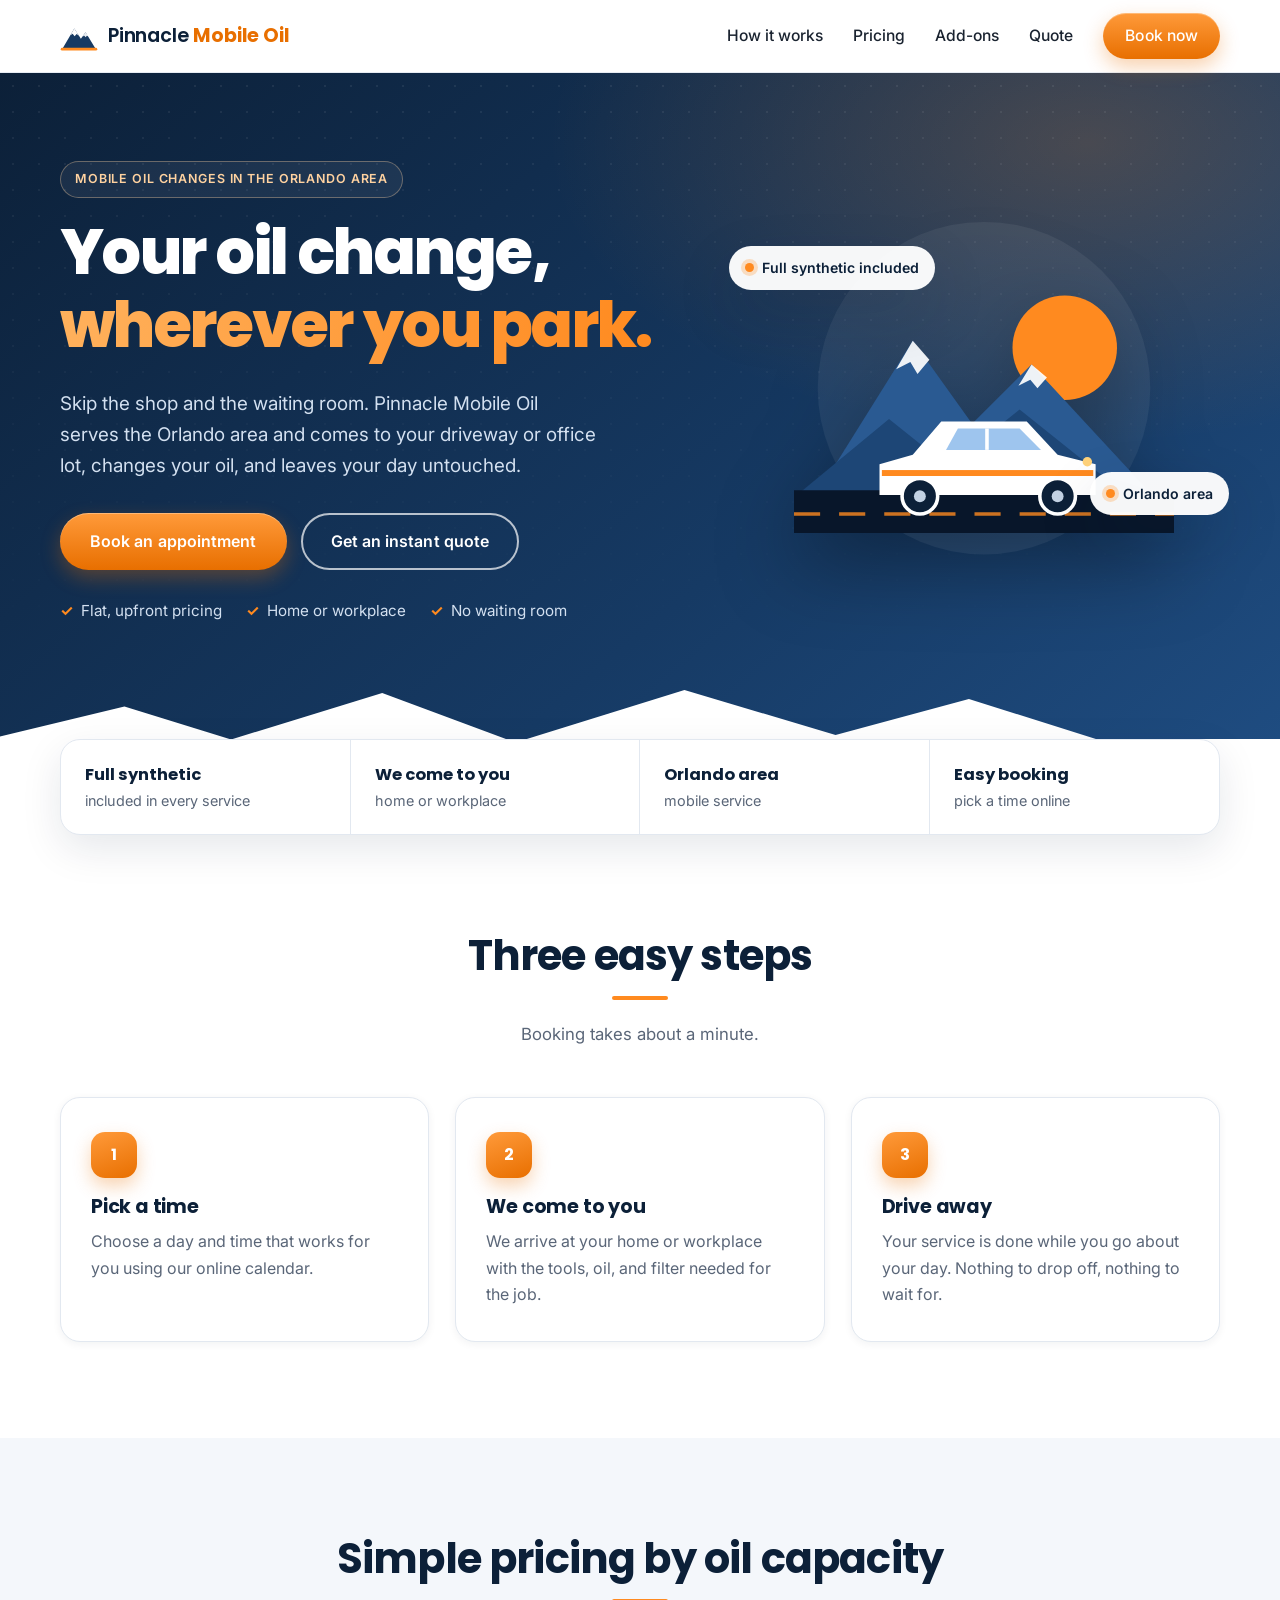
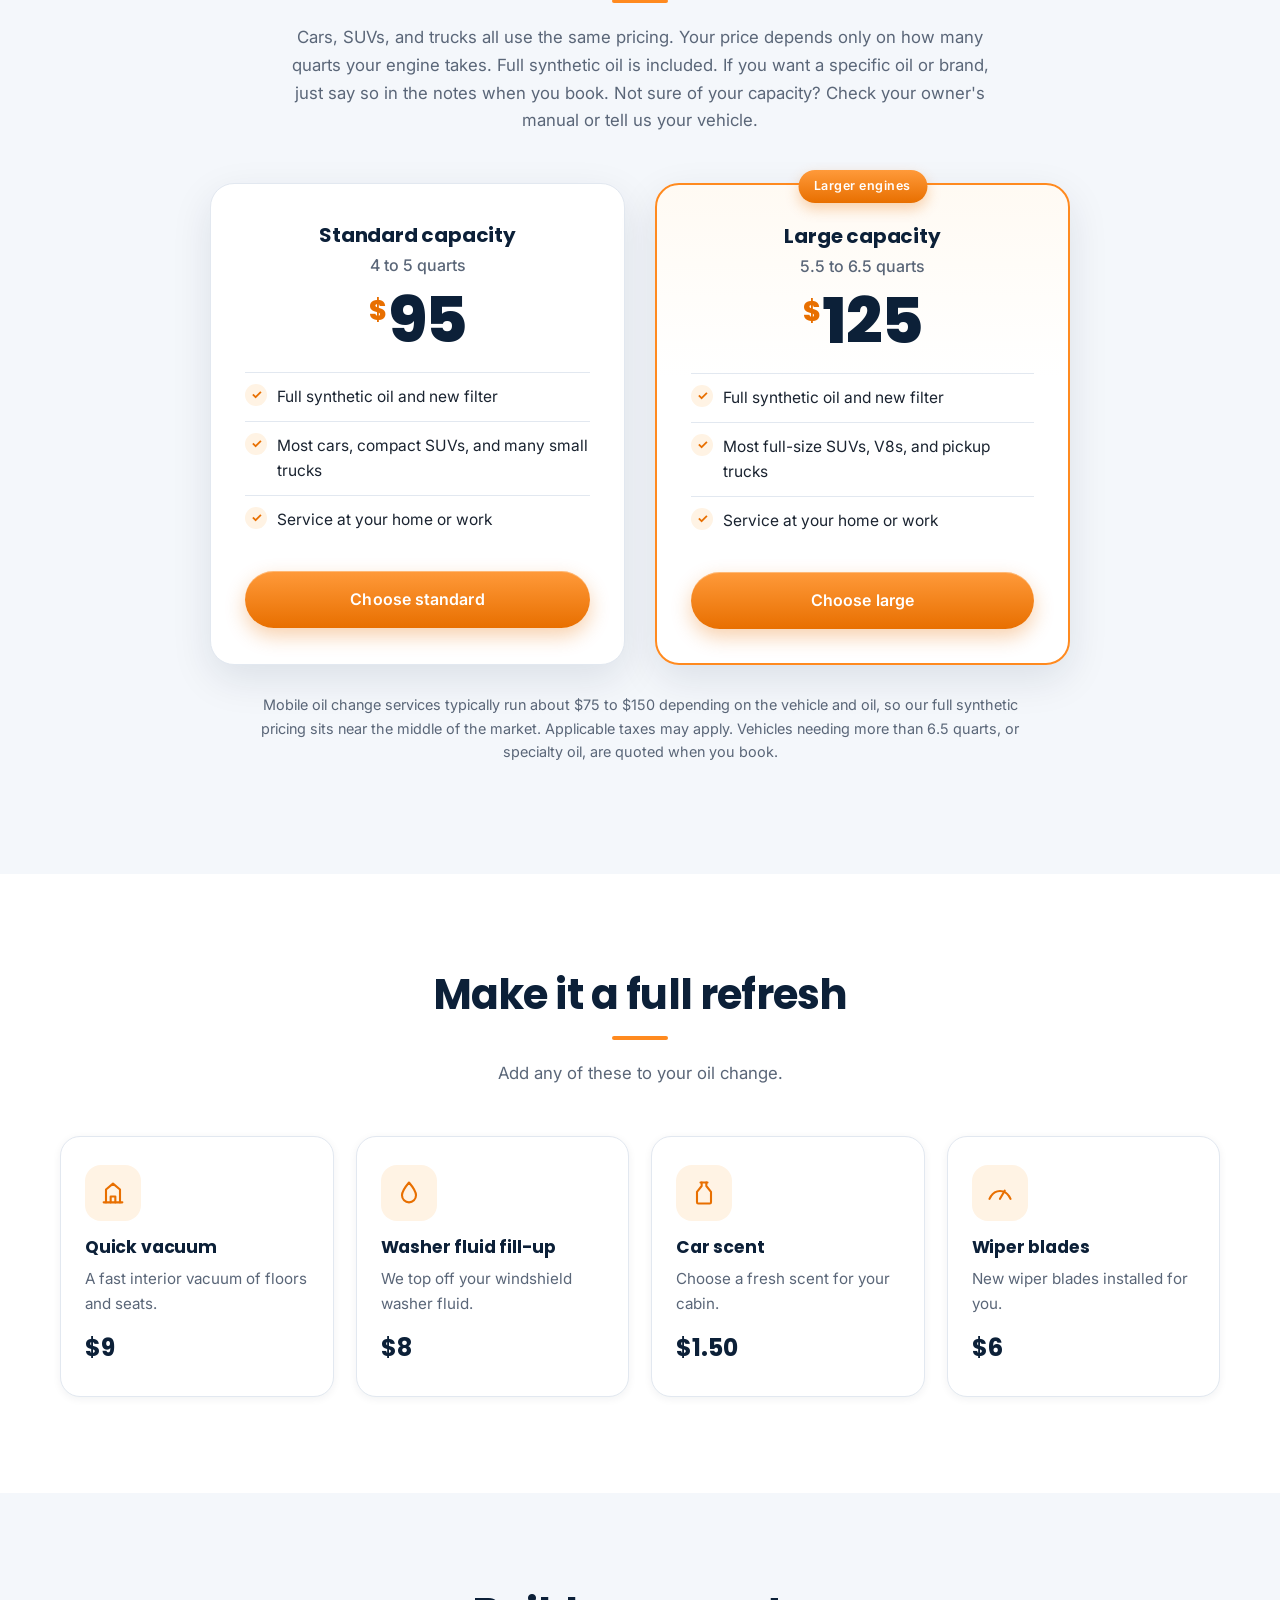
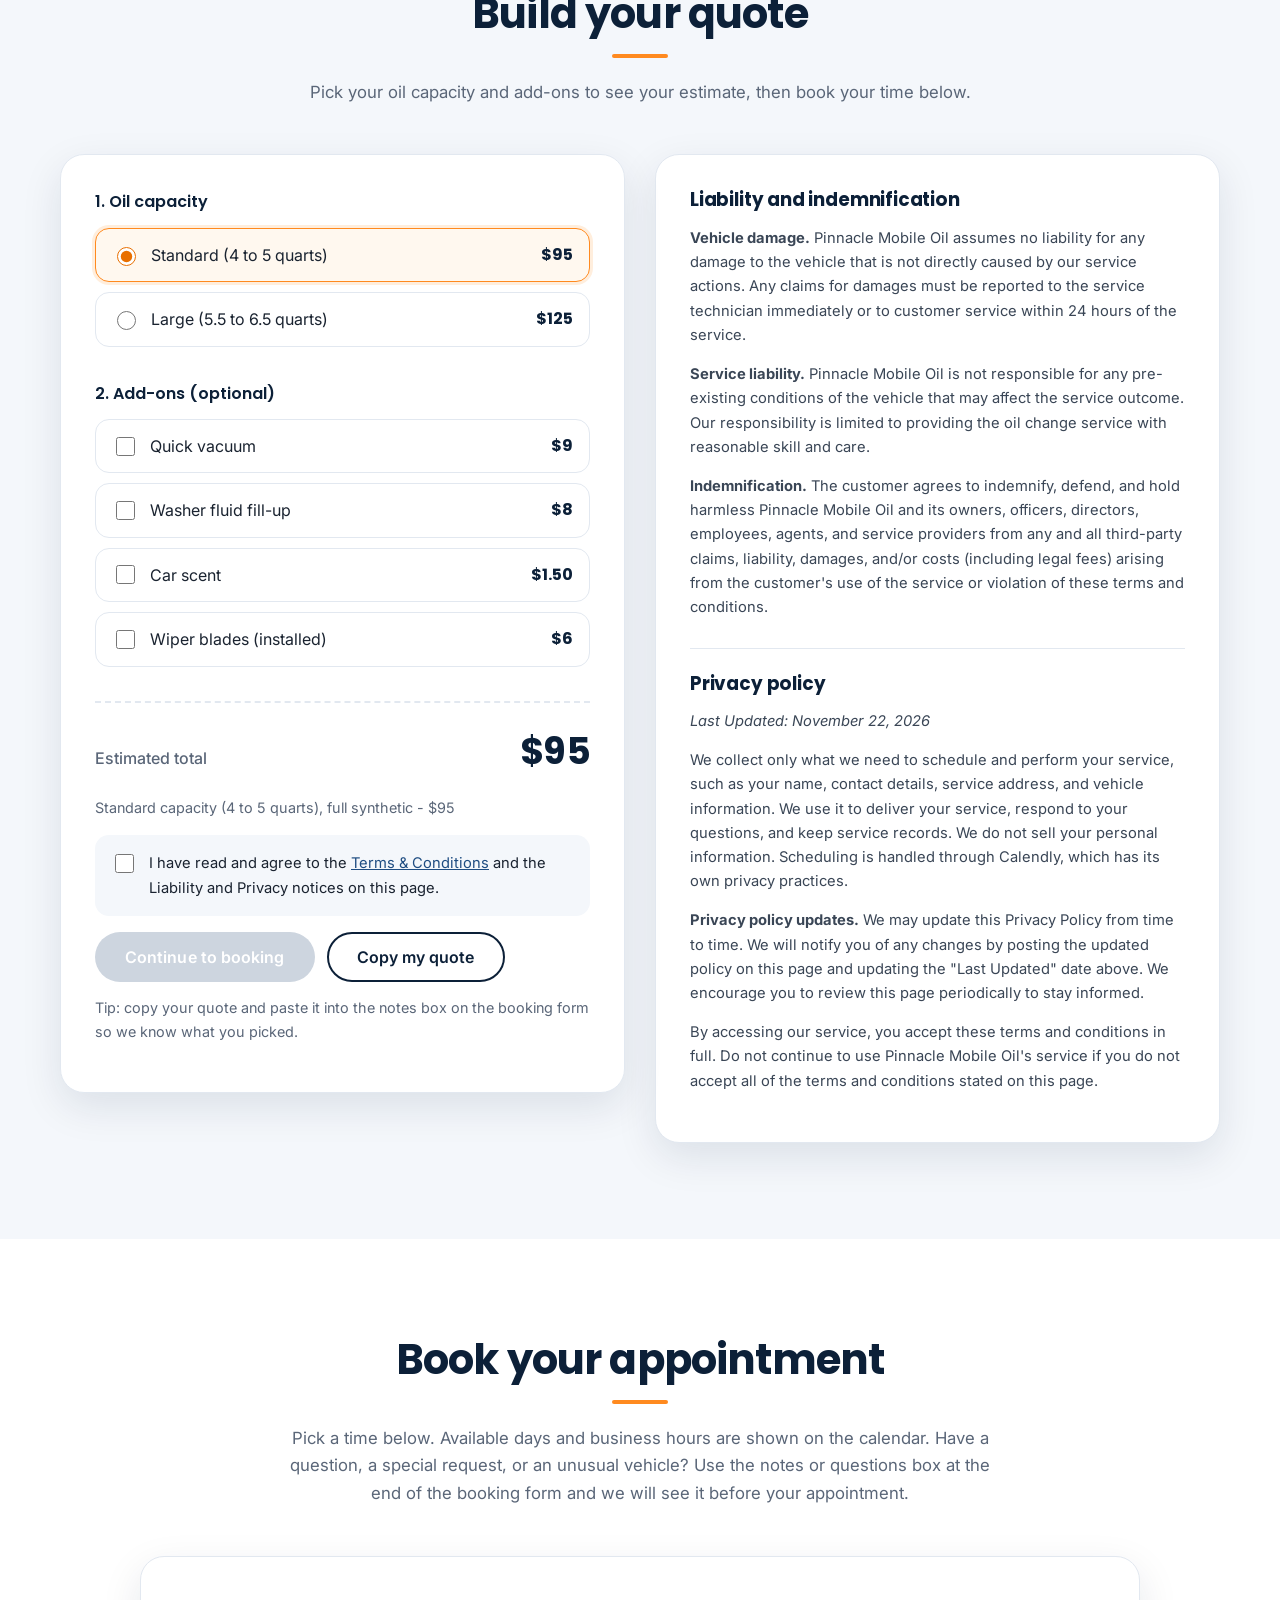
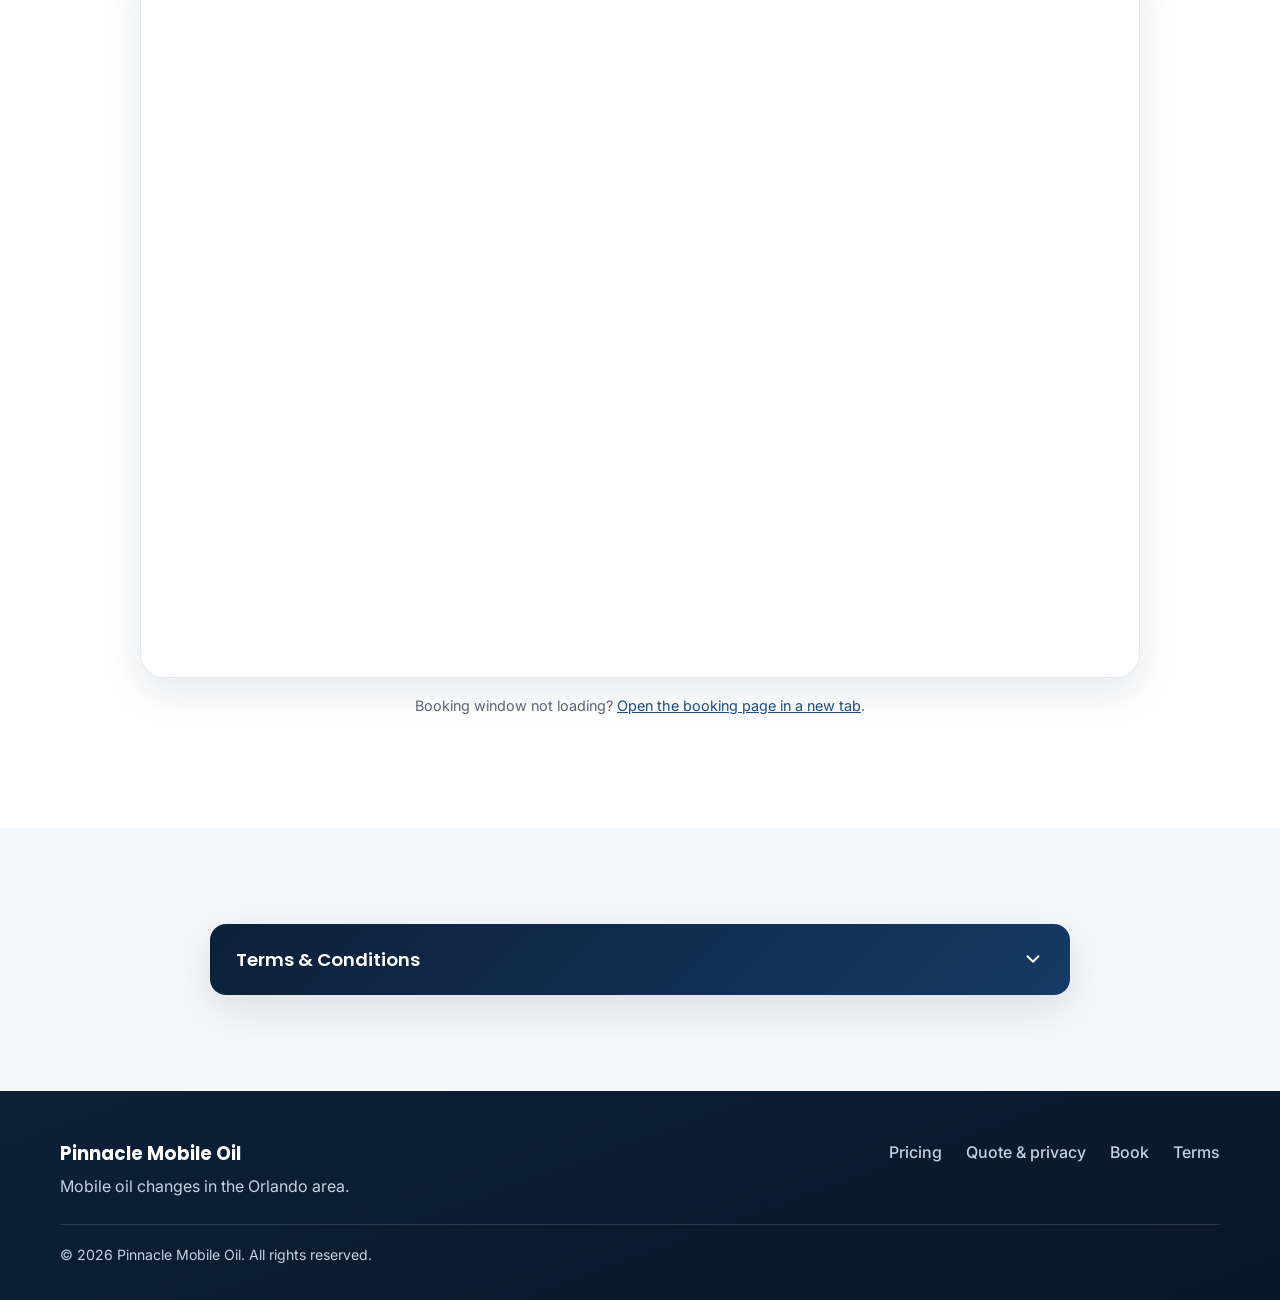
<file: index.html>
<!DOCTYPE html>
<html lang="en">
<head>
  <meta charset="utf-8">
  <meta name="viewport" content="width=device-width, initial-scale=1">
  <title>Pinnacle Mobile Oil | Orlando Mobile Oil Changes</title>
  <meta name="description" content="Pinnacle Mobile Oil brings full synthetic oil changes to your home or workplace in the Orlando area. Simple flat pricing, optional add-ons, and easy online booking.">
  <meta name="theme-color" content="#0f2742">
  <link rel="preconnect" href="https://fonts.googleapis.com">
  <link rel="preconnect" href="https://fonts.gstatic.com" crossorigin>
  <link href="https://fonts.googleapis.com/css2?family=Inter:wght@400;500;600&family=Poppins:wght@600;700;800&display=swap" rel="stylesheet">
  <link rel="icon" href="data:image/svg+xml,%3Csvg xmlns='http://www.w3.org/2000/svg' viewBox='0 0 40 32'%3E%3Cpath d='M2 30L15 8l7 11 5-7 11 18z' fill='%23173a63'/%3E%3Cpath d='M2 30h36' stroke='%23ff8a1f' stroke-width='3'/%3E%3C/svg%3E">
  <style>
@charset "UTF-8";

:root{
  --navy:#0c2038;
  --navy-2:#163a64;
  --navy-3:#1f4d82;
  --orange:#ff8a1f;
  --orange-d:#e86f00;
  --orange-soft:#fff3e4;
  --ink:#1a2330;
  --muted:#5a6678;
  --bg:#ffffff;
  --alt:#f4f7fb;
  --line:#e2e8f0;
  --radius:20px;
  --shadow-sm:0 2px 8px rgba(12,32,56,.06);
  --shadow:0 14px 40px rgba(12,32,56,.10);
  --shadow-lg:0 24px 60px rgba(12,32,56,.16);
}
*{box-sizing:border-box}
html{scroll-behavior:smooth;scroll-padding-top:84px}
body{margin:0;font-family:Inter,system-ui,-apple-system,"Segoe UI",Roboto,sans-serif;color:var(--ink);background:var(--bg);line-height:1.65;-webkit-font-smoothing:antialiased;text-rendering:optimizeLegibility}
h1,h2,h3{font-family:Poppins,Inter,sans-serif;line-height:1.18;color:var(--navy);margin:0 0 .5em;letter-spacing:-.01em}
a{color:var(--navy-3)}
img,svg{max-width:100%}
:focus-visible{outline:3px solid var(--orange);outline-offset:3px;border-radius:6px}
.container{width:min(1160px,92%);margin-inline:auto}
.container.narrow{width:min(860px,92%)}
.center{text-align:center}

/* ---------- Header ---------- */
.site-header{position:sticky;top:0;z-index:50;background:rgba(255,255,255,.88);backdrop-filter:saturate(1.4) blur(12px);-webkit-backdrop-filter:saturate(1.4) blur(12px);border-bottom:1px solid rgba(226,232,240,.8)}
.nav{display:flex;align-items:center;justify-content:space-between;height:72px}
.brand{display:flex;align-items:center;gap:10px;text-decoration:none;color:var(--navy);font-family:Poppins,sans-serif;font-weight:600;font-size:1.2rem;letter-spacing:-.01em}
.brand b{color:var(--orange-d);font-weight:700}
.menu{display:flex;align-items:center;gap:30px}
.menu a{text-decoration:none;color:var(--ink);font-weight:500;font-size:.98rem;position:relative}
.menu a:not(.btn)::after{content:"";position:absolute;left:0;right:0;bottom:-6px;height:2px;background:var(--orange);transform:scaleX(0);transform-origin:left;transition:transform .25s}
.menu a:not(.btn):hover::after{transform:scaleX(1)}
.nav-toggle{display:none;background:none;border:0;padding:8px;cursor:pointer}
.nav-toggle span{display:block;width:24px;height:2px;background:var(--navy);margin:5px 0;border-radius:2px}

/* ---------- Buttons ---------- */
.btn{display:inline-block;background:linear-gradient(180deg,#ff9a3a,var(--orange-d));color:#fff !important;font-weight:600;font-family:Inter,sans-serif;text-decoration:none;border:0;border-radius:999px;padding:15px 30px;cursor:pointer;font-size:1rem;letter-spacing:.005em;transition:transform .18s,box-shadow .18s,filter .18s;box-shadow:0 8px 20px rgba(232,111,0,.32),inset 0 1px 0 rgba(255,255,255,.3)}
.btn:hover{transform:translateY(-2px);filter:brightness(1.05);box-shadow:0 12px 26px rgba(232,111,0,.4),inset 0 1px 0 rgba(255,255,255,.3)}
.btn:active{transform:translateY(0)}
.btn:disabled{background:#cdd5df;box-shadow:none;cursor:not-allowed;transform:none;filter:none}
.btn-small{padding:10px 22px;font-size:.95rem}
.btn-ghost{background:transparent;color:var(--navy) !important;border:2px solid var(--navy);box-shadow:none;padding:13px 28px}
.btn-ghost:hover{background:var(--navy);color:#fff !important;box-shadow:none}
.btn-block{display:block;text-align:center;width:100%}

/* ---------- Hero ---------- */
.hero{position:relative;background:radial-gradient(900px 500px at 85% 10%,rgba(255,138,31,.22),transparent 60%),linear-gradient(140deg,var(--navy) 0%,var(--navy-2) 62%,var(--navy-3) 100%);color:#fff;padding:88px 0 150px;overflow:hidden}
.hero::before{content:"";position:absolute;inset:0;background-image:radial-gradient(rgba(255,255,255,.07) 1px,transparent 1px);background-size:26px 26px;mask-image:linear-gradient(to bottom,#000,transparent 85%);-webkit-mask-image:linear-gradient(to bottom,#000,transparent 85%)}
.hero-grid{position:relative;z-index:1;display:grid;grid-template-columns:1.15fr .85fr;gap:48px;align-items:center}
.eyebrow{display:inline-block;color:#ffd2a0;font-weight:600;letter-spacing:.07em;text-transform:uppercase;font-size:.78rem;margin:0 0 18px;padding:7px 14px;border:1px solid rgba(255,210,160,.35);border-radius:999px;background:rgba(255,255,255,.06)}
.hero h1{color:#fff;font-size:clamp(2.4rem,5.2vw,3.9rem);font-weight:800;letter-spacing:-.025em;margin-bottom:.4em}
.hero h1 span{background:linear-gradient(90deg,#ffb15c,var(--orange));-webkit-background-clip:text;background-clip:text;color:transparent}
.lead{font-size:1.18rem;color:#d3e0f0;max-width:540px}
.hero-actions{display:flex;flex-wrap:wrap;gap:14px;margin:32px 0 28px}
.hero .btn-ghost{color:#fff !important;border-color:rgba(255,255,255,.7)}
.hero .btn-ghost:hover{background:#fff;color:var(--navy) !important}
.trust{list-style:none;padding:0;margin:0;display:flex;flex-wrap:wrap;gap:10px 24px;color:#d3e0f0;font-size:.95rem}
.trust li::before{content:"\2713";color:var(--orange);font-weight:700;margin-right:8px}

.hero-card{position:relative;display:flex;justify-content:center}
.scene{width:min(380px,100%);filter:drop-shadow(0 30px 40px rgba(0,0,0,.35));animation:float 6s ease-in-out infinite}
.float-badge{position:absolute;display:flex;align-items:center;gap:8px;background:rgba(255,255,255,.96);color:var(--navy);font-weight:600;font-size:.88rem;padding:10px 16px;border-radius:999px;box-shadow:var(--shadow-lg)}
.float-badge i{width:9px;height:9px;border-radius:50%;background:var(--orange);box-shadow:0 0 0 4px rgba(255,138,31,.25)}
.b1{top:10%;left:-4%}
.b2{bottom:16%;right:-2%}
.ridge{position:absolute;left:0;right:0;bottom:-1px;width:100%;height:90px;display:block}
@keyframes float{50%{transform:translateY(-10px)}}

/* ---------- Highlight strip ---------- */
.strip{background:#fff;position:relative;z-index:2;margin-top:-34px}
.strip-grid{display:grid;grid-template-columns:repeat(4,1fr);background:#fff;border:1px solid var(--line);border-radius:var(--radius);box-shadow:var(--shadow);overflow:hidden}
.strip-grid > div{padding:22px 24px;border-right:1px solid var(--line);display:flex;flex-direction:column}
.strip-grid > div:last-child{border-right:0}
.strip-grid b{font-family:Poppins,sans-serif;color:var(--navy);font-size:1.02rem}
.strip-grid span{color:var(--muted);font-size:.9rem}

/* ---------- Sections ---------- */
.section{padding:96px 0}
.section.alt{background:var(--alt)}
.section-title{font-size:clamp(1.8rem,3.6vw,2.6rem);text-align:center;font-weight:700;letter-spacing:-.02em}
.section-title::after{content:"";display:block;width:56px;height:4px;border-radius:4px;background:var(--orange);margin:16px auto 0}
.section-sub{text-align:center;color:var(--muted);max-width:700px;margin:18px auto 48px;font-size:1.05rem}
.fine{color:var(--muted);font-size:.9rem}

/* ---------- Steps ---------- */
.steps{display:grid;grid-template-columns:repeat(3,1fr);gap:26px;counter-reset:s}
.step{position:relative;background:#fff;border:1px solid var(--line);border-radius:var(--radius);padding:34px 30px;box-shadow:var(--shadow-sm);transition:transform .25s,box-shadow .25s}
.step:hover{transform:translateY(-6px);box-shadow:var(--shadow)}
.step h3{font-size:1.2rem}
.step p{color:var(--muted);margin:0}
.num{display:inline-grid;place-items:center;width:46px;height:46px;border-radius:14px;background:linear-gradient(160deg,#ff9a3a,var(--orange-d));color:#fff;font-weight:700;font-family:Poppins,sans-serif;margin-bottom:18px;box-shadow:0 8px 18px rgba(232,111,0,.3)}

/* ---------- Pricing ---------- */
.price-grid{display:grid;grid-template-columns:repeat(2,1fr);gap:30px;max-width:860px;margin:0 auto 28px}
.price-card{position:relative;background:#fff;border:1px solid var(--line);border-radius:24px;padding:40px 34px 34px;box-shadow:var(--shadow);text-align:center;transition:transform .25s,box-shadow .25s}
.price-card:hover{transform:translateY(-6px);box-shadow:var(--shadow-lg)}
.price-card.featured{border:2px solid var(--orange);background:linear-gradient(180deg,#fffaf3,#fff 40%)}
.price-card h3{font-size:1.25rem;margin-bottom:.2em}
.ribbon{position:absolute;top:-15px;left:50%;transform:translateX(-50%);background:linear-gradient(180deg,#ff9a3a,var(--orange-d));color:#fff;font-size:.78rem;font-weight:600;letter-spacing:.04em;padding:6px 16px;border-radius:999px;box-shadow:0 6px 14px rgba(232,111,0,.3);white-space:nowrap}
.qts{color:var(--muted);margin:0 0 4px;font-weight:500}
.price{font-family:Poppins,sans-serif;font-size:4rem;font-weight:800;color:var(--navy);margin:10px 0 20px;line-height:1;letter-spacing:-.03em}
.price span{font-size:1.7rem;vertical-align:top;position:relative;top:9px;margin-right:3px;color:var(--orange-d)}
.checks{list-style:none;padding:0;margin:0 0 28px;text-align:left}
.checks li{padding:11px 0 11px 32px;position:relative;border-top:1px solid var(--line);font-size:.97rem}
.checks li::before{content:"\2713";position:absolute;left:0;top:11px;width:22px;height:22px;border-radius:50%;background:var(--orange-soft);color:var(--orange-d);font-weight:700;font-size:.8rem;display:grid;place-items:center}
.fine{max-width:780px;margin-inline:auto}
#pricing .fine{text-align:center}

/* ---------- Add-ons ---------- */
.addon-grid{display:grid;grid-template-columns:repeat(4,1fr);gap:22px}
.addon{position:relative;background:#fff;border:1px solid var(--line);border-radius:var(--radius);padding:28px 24px;box-shadow:var(--shadow-sm);transition:transform .25s,box-shadow .25s,border-color .25s;display:flex;flex-direction:column}
.addon:hover{transform:translateY(-6px);box-shadow:var(--shadow);border-color:#ffd2a0}
.addon .icon{width:56px;height:56px;border-radius:16px;background:var(--orange-soft);color:var(--orange-d);display:grid;place-items:center;margin-bottom:16px}
.addon h3{font-size:1.08rem}
.addon p{color:var(--muted);font-size:.95rem;margin:0 0 12px}
.addon-price{margin-top:auto !important;font-family:Poppins,sans-serif;font-weight:700;color:var(--navy) !important;font-size:1.5rem !important;margin-bottom:0 !important}

/* ---------- Quote ---------- */
.quote-grid{display:grid;grid-template-columns:1fr 1fr;gap:30px;align-items:start}
.quote-card,.notice-card{background:#fff;border:1px solid var(--line);border-radius:24px;padding:34px;box-shadow:var(--shadow)}
.quote-card{position:sticky;top:96px}
fieldset{border:0;padding:0;margin:0 0 24px}
legend{font-family:Poppins,sans-serif;font-weight:600;color:var(--navy);margin-bottom:12px;padding:0}
.choice{display:flex;align-items:center;gap:12px;border:1.5px solid var(--line);border-radius:14px;padding:13px 16px;margin-bottom:10px;cursor:pointer;transition:border-color .15s,background .15s,box-shadow .15s}
.choice:hover{border-color:#ffc98f}
.choice:has(input:checked){border-color:var(--orange);background:#fff8ef;box-shadow:0 0 0 3px rgba(255,138,31,.15)}
.choice input{accent-color:var(--orange-d);width:19px;height:19px;flex:none}
.choice span{flex:1}
.choice b{color:var(--navy);font-family:Poppins,sans-serif}
.total{display:flex;justify-content:space-between;align-items:baseline;border-top:2px dashed var(--line);padding-top:18px;margin-top:6px}
.total span{color:var(--muted);font-weight:500}
.total strong{font-family:Poppins,sans-serif;font-size:2.3rem;color:var(--navy);letter-spacing:-.02em}
.agree{background:var(--alt);border-radius:14px;padding:16px;margin:16px 0}
.agree label{display:flex;gap:12px;font-size:.92rem;cursor:pointer}
.agree input{accent-color:var(--orange-d);width:19px;height:19px;flex:none;margin-top:3px}
.quote-actions{display:flex;flex-wrap:wrap;gap:12px}
.notice-card h3{font-size:1.15rem;margin-top:0}
.notice-card h3:not(:first-child){margin-top:28px;padding-top:24px;border-top:1px solid var(--line)}
.notice-card p{font-size:.92rem;color:#3a4656}
.updated{color:var(--muted);font-size:.88rem;font-style:italic}

/* ---------- Calendly ---------- */
.calendly-wrap{background:#fff;border:1px solid var(--line);border-radius:24px;box-shadow:var(--shadow);overflow:hidden;max-width:1000px;margin:0 auto 16px}

/* ---------- Terms ---------- */
.terms-toggle{width:100%;display:flex;justify-content:space-between;align-items:center;background:linear-gradient(135deg,var(--navy),var(--navy-2));color:#fff;border:0;border-radius:16px;padding:22px 26px;font-family:Poppins,sans-serif;font-size:1.15rem;font-weight:600;cursor:pointer;box-shadow:var(--shadow);transition:filter .2s}
.terms-toggle:hover{filter:brightness(1.12)}
.terms-toggle svg{transition:transform .3s}
.terms-toggle[aria-expanded="true"] svg{transform:rotate(180deg)}
.terms-panel{background:#fff;border:1px solid var(--line);border-radius:16px;padding:32px 34px;margin-top:14px;box-shadow:var(--shadow)}
.terms-panel[hidden]{display:none}
.terms-panel h3{font-size:1.05rem;margin:26px 0 6px;color:var(--navy-2)}
.terms-panel p{font-size:.95rem;color:#3a4656;margin:0 0 10px}

/* ---------- Footer ---------- */
.site-footer{background:linear-gradient(160deg,var(--navy),#08162a);color:#c3d2e4;padding:48px 0 34px}
.foot{display:grid;grid-template-columns:1fr auto;gap:20px 40px;align-items:start}
.site-footer strong{color:#fff;font-family:Poppins,sans-serif;font-size:1.15rem}
.site-footer p{margin:4px 0 0}
.foot-links{display:flex;gap:24px;flex-wrap:wrap}
.foot-links a{color:#c3d2e4;text-decoration:none;font-weight:500}
.foot-links a:hover{color:var(--orange)}
.copy{grid-column:1/-1;border-top:1px solid rgba(255,255,255,.14);padding-top:18px;font-size:.88rem}

/* ---------- Scroll reveal (only active when JS adds .reveal) ---------- */
.reveal{opacity:0;transform:translateY(22px);transition:opacity .6s ease,transform .6s ease}
.reveal.in{opacity:1;transform:none}

/* ---------- Responsive ---------- */
@media (max-width:980px){
  .hero{padding:56px 0 130px}
  .hero-grid,.quote-grid{grid-template-columns:1fr}
  .hero-card{order:-1}
  .scene{width:min(240px,70%)}
  .float-badge{display:none}
  .strip-grid{grid-template-columns:repeat(2,1fr)}
  .strip-grid > div:nth-child(2){border-right:0}
  .strip-grid > div:nth-child(-n+2){border-bottom:1px solid var(--line)}
  .steps{grid-template-columns:1fr}
  .addon-grid{grid-template-columns:repeat(2,1fr)}
  .price-grid{grid-template-columns:1fr;max-width:460px}
  .quote-card{position:static}
  .nav-toggle{display:block}
  .menu{position:absolute;top:72px;left:0;right:0;background:#fff;flex-direction:column;align-items:stretch;gap:0;padding:8px 4%;border-bottom:1px solid var(--line);box-shadow:var(--shadow);display:none}
  .menu.open{display:flex}
  .menu a{padding:15px 4px;border-bottom:1px solid var(--line)}
  .menu a::after{display:none}
  .menu a.btn{margin:14px 0 6px;text-align:center;border:0}
}
@media (max-width:540px){
  .section{padding:68px 0}
  .addon-grid{grid-template-columns:1fr}
  .strip-grid{grid-template-columns:1fr}
  .strip-grid > div{border-right:0 !important;border-bottom:1px solid var(--line)}
  .strip-grid > div:last-child{border-bottom:0}
  .quote-card,.notice-card,.terms-panel{padding:24px}
  .price{font-size:3.4rem}
  .foot{grid-template-columns:1fr}
}
@media (prefers-reduced-motion:reduce){
  *{animation:none !important;transition:none !important;scroll-behavior:auto !important}
  .reveal{opacity:1;transform:none}
}

</style>
</head>
<body>

  <header class="site-header">
    <div class="container nav">
      <a href="#top" class="brand" aria-label="Pinnacle Mobile Oil home">
        <svg viewBox="0 0 40 32" width="38" height="30" aria-hidden="true"><path d="M2 30L15 8l7 11 5-7 11 18z" fill="#173a63"/><path d="M15 8l-4.2 7.3 2.4-1.6 2.1 2.5 2.2-2.4 2.6 1.9z" fill="#fff"/><path d="M27 12l-3.3 4.6 2-.9 1.3 1.6 1.4-1.6 2 .9z" fill="#fff" opacity=".9"/><path d="M2 30h36" stroke="#ff8a1f" stroke-width="3" stroke-linecap="round"/></svg>
        <span>Pinnacle <b>Mobile Oil</b></span>
      </a>
      <button class="nav-toggle" aria-label="Open menu" aria-expanded="false" aria-controls="menu">
        <span></span><span></span><span></span>
      </button>
      <nav id="menu" class="menu">
        <a href="#how">How it works</a>
        <a href="#pricing">Pricing</a>
        <a href="#addons">Add-ons</a>
        <a href="#quote">Quote</a>
        <a href="#book" class="btn btn-small">Book now</a>
      </nav>
    </div>
  </header>

  <main id="top">

    <!-- HERO -->
    <section class="hero">
      <div class="container hero-grid">
        <div class="hero-copy">
          <p class="eyebrow">Mobile oil changes in the Orlando area</p>
          <h1>Your oil change, <span>wherever you park.</span></h1>
          <p class="lead">Skip the shop and the waiting room. Pinnacle Mobile Oil serves the Orlando area and comes to your driveway or office lot, changes your oil, and leaves your day untouched.</p>
          <div class="hero-actions">
            <a href="#book" class="btn">Book an appointment</a>
            <a href="#quote" class="btn btn-ghost">Get an instant quote</a>
          </div>
          <ul class="trust">
            <li>Flat, upfront pricing</li>
            <li>Home or workplace</li>
            <li>No waiting room</li>
          </ul>
        </div>
        <div class="hero-card" aria-hidden="true">
          <div class="scene">
            <svg viewBox="0 0 320 300" width="100%" role="img" aria-label="">
              <circle cx="160" cy="150" r="140" fill="rgba(255,255,255,.06)"/>
              <circle cx="228" cy="116" r="44" fill="#ff8a1f"/>
              <polygon points="20,238 100,110 150,180 200,130 300,238" fill="#2a5a92"/>
              <polygon points="100,110 86,134 98,128 104,138 114,126" fill="#ffffff" opacity=".92"/>
              <polygon points="200,130 189,148 199,143 205,150 213,141" fill="#ffffff" opacity=".92"/>
              <polygon points="0,242 80,176 130,216 190,168 260,224 320,242" fill="#1d4676"/>
              <rect x="0" y="236" width="320" height="36" fill="#08162a"/>
              <path d="M0 256H320" stroke="#ff8a1f" stroke-width="3" stroke-dasharray="22 16" opacity=".8"/>
              <path d="M72 240L72 214L100 206L124 178L196 178L222 206L254 214L254 240Z" fill="#ffffff"/>
              <polygon points="128,202 138,184 190,184 208,202" fill="#9ec5ee"/>
              <rect x="161" y="184" width="3" height="18" fill="#ffffff"/>
              <rect x="74" y="219" width="178" height="5" fill="#ff8a1f"/>
              <circle cx="247" cy="212" r="4" fill="#ffd27a"/>
              <circle cx="106" cy="241" r="15" fill="#0c2038" stroke="#ffffff" stroke-width="3"/>
              <circle cx="106" cy="241" r="5" fill="#c3d2e4"/>
              <circle cx="222" cy="241" r="15" fill="#0c2038" stroke="#ffffff" stroke-width="3"/>
              <circle cx="222" cy="241" r="5" fill="#c3d2e4"/>
            </svg>
          </div>
          <div class="float-badge b1"><i></i>Full synthetic included</div>
          <div class="float-badge b2"><i></i>Orlando area</div>
        </div>
      </div>
      <svg class="ridge" viewBox="0 0 1440 120" preserveAspectRatio="none" aria-hidden="true"><path d="M0 120V70l140-40 120 44 170-62 150 66 190-70 170 60 150-48 150 56V120z" fill="#ffffff"/></svg>
    </section>

    <!-- FEATURE STRIP -->
    <section class="strip" aria-label="Highlights">
      <div class="container strip-grid">
        <div><b>Full synthetic</b><span>included in every service</span></div>
        <div><b>We come to you</b><span>home or workplace</span></div>
        <div><b>Orlando area</b><span>mobile service</span></div>
        <div><b>Easy booking</b><span>pick a time online</span></div>
      </div>
    </section>


    <!-- HOW IT WORKS -->
    <section id="how" class="section">
      <div class="container">
        <h2 class="section-title">Three easy steps</h2>
        <p class="section-sub">Booking takes about a minute.</p>
        <div class="steps">
          <article class="step">
            <span class="num">1</span>
            <h3>Pick a time</h3>
            <p>Choose a day and time that works for you using our online calendar.</p>
          </article>
          <article class="step">
            <span class="num">2</span>
            <h3>We come to you</h3>
            <p>We arrive at your home or workplace with the tools, oil, and filter needed for the job.</p>
          </article>
          <article class="step">
            <span class="num">3</span>
            <h3>Drive away</h3>
            <p>Your service is done while you go about your day. Nothing to drop off, nothing to wait for.</p>
          </article>
        </div>
      </div>
    </section>

    <!-- PRICING -->
    <section id="pricing" class="section alt">
      <div class="container">
        <h2 class="section-title">Simple pricing by oil capacity</h2>
        <p class="section-sub">Cars, SUVs, and trucks all use the same pricing. Your price depends only on how many quarts your engine takes. Full synthetic oil is included. If you want a specific oil or brand, just say so in the notes when you book. Not sure of your capacity? Check your owner's manual or tell us your vehicle.</p>

        <div class="price-grid">
          <article class="price-card">
            <h3>Standard capacity</h3>
            <p class="qts">4 to 5 quarts</p>
            <p class="price"><span>$</span>95</p>
            <ul class="checks">
              <li>Full synthetic oil and new filter</li>
              <li>Most cars, compact SUVs, and many small trucks</li>
              <li>Service at your home or work</li>
            </ul>
            <a href="#quote" class="btn btn-block" data-pick="standard">Choose standard</a>
          </article>

          <article class="price-card featured">
            <span class="ribbon">Larger engines</span>
            <h3>Large capacity</h3>
            <p class="qts">5.5 to 6.5 quarts</p>
            <p class="price"><span>$</span>125</p>
            <ul class="checks">
              <li>Full synthetic oil and new filter</li>
              <li>Most full-size SUVs, V8s, and pickup trucks</li>
              <li>Service at your home or work</li>
            </ul>
            <a href="#quote" class="btn btn-block" data-pick="large">Choose large</a>
          </article>
        </div>

        <p class="fine">Mobile oil change services typically run about $75 to $150 depending on the vehicle and oil, so our full synthetic pricing sits near the middle of the market. Applicable taxes may apply. Vehicles needing more than 6.5 quarts, or specialty oil, are quoted when you book.</p>
      </div>
    </section>

    <!-- ADD-ONS -->
    <section id="addons" class="section">
      <div class="container">
        <h2 class="section-title">Make it a full refresh</h2>
        <p class="section-sub">Add any of these to your oil change.</p>
        <div class="addon-grid">
          <article class="addon">
            <div class="icon" aria-hidden="true">
              <svg viewBox="0 0 24 24" width="28" height="28" fill="none" stroke="currentColor" stroke-width="1.8" stroke-linecap="round" stroke-linejoin="round"><path d="M4 20h16"/><path d="M6 20V9l6-5 6 5v11"/><path d="M10 20v-5h4v5"/></svg>
            </div>
            <h3>Quick vacuum</h3>
            <p>A fast interior vacuum of floors and seats.</p>
            <p class="addon-price">$9</p>
          </article>
          <article class="addon">
            <div class="icon" aria-hidden="true">
              <svg viewBox="0 0 24 24" width="28" height="28" fill="none" stroke="currentColor" stroke-width="1.8" stroke-linecap="round" stroke-linejoin="round"><path d="M12 3s6 7 6 11a6 6 0 0 1-12 0c0-4 6-11 6-11z"/></svg>
            </div>
            <h3>Washer fluid fill-up</h3>
            <p>We top off your windshield washer fluid.</p>
            <p class="addon-price">$8</p>
          </article>
          <article class="addon">
            <div class="icon" aria-hidden="true">
              <svg viewBox="0 0 24 24" width="28" height="28" fill="none" stroke="currentColor" stroke-width="1.8" stroke-linecap="round" stroke-linejoin="round"><path d="M9 3h6"/><path d="M10 3v3l-4 5v9a1 1 0 0 0 1 1h10a1 1 0 0 0 1-1v-9l-4-5V3"/></svg>
            </div>
            <h3>Car scent</h3>
            <p>Choose a fresh scent for your cabin.</p>
            <p class="addon-price">$1.50</p>
          </article>
          <article class="addon">
            <div class="icon" aria-hidden="true">
              <svg viewBox="0 0 24 24" width="28" height="28" fill="none" stroke="currentColor" stroke-width="1.8" stroke-linecap="round" stroke-linejoin="round"><path d="M3 17c4-9 14-9 18 0"/><path d="M12 17l4-7"/></svg>
            </div>
            <h3>Wiper blades</h3>
            <p>New wiper blades installed for you.</p>
            <p class="addon-price">$6</p>
          </article>
        </div>
      </div>
    </section>

    <!-- QUOTE + PRIVACY -->
    <section id="quote" class="section alt">
      <div class="container">
        <h2 class="section-title">Build your quote</h2>
        <p class="section-sub">Pick your oil capacity and add-ons to see your estimate, then book your time below.</p>

        <div class="quote-grid">
          <form class="quote-card" id="quoteForm" onsubmit="return false">
            <fieldset>
              <legend>1. Oil capacity</legend>
              <label class="choice">
                <input type="radio" name="tier" value="95" data-label="Standard capacity (4 to 5 quarts), full synthetic" checked>
                <span>Standard (4 to 5 quarts)</span><b>$95</b>
              </label>
              <label class="choice">
                <input type="radio" name="tier" value="125" data-label="Large capacity (5.5 to 6.5 quarts), full synthetic">
                <span>Large (5.5 to 6.5 quarts)</span><b>$125</b>
              </label>
            </fieldset>

            <fieldset>
              <legend>2. Add-ons (optional)</legend>
              <label class="choice">
                <input type="checkbox" name="addon" value="9" data-label="Quick vacuum">
                <span>Quick vacuum</span><b>$9</b>
              </label>
              <label class="choice">
                <input type="checkbox" name="addon" value="8" data-label="Washer fluid fill-up">
                <span>Washer fluid fill-up</span><b>$8</b>
              </label>
              <label class="choice">
                <input type="checkbox" name="addon" value="1.5" data-label="Car scent">
                <span>Car scent</span><b>$1.50</b>
              </label>
              <label class="choice">
                <input type="checkbox" name="addon" value="6" data-label="Wiper blades (installed)">
                <span>Wiper blades (installed)</span><b>$6</b>
              </label>
            </fieldset>

            <div class="total">
              <span>Estimated total</span>
              <strong id="total">$95</strong>
            </div>
            <p class="fine" id="summary">Standard capacity (4 to 5 quarts)</p>

            <div class="agree">
              <label>
                <input type="checkbox" id="agree">
                <span>I have read and agree to the <a href="#terms" data-open-terms>Terms &amp; Conditions</a> and the Liability and Privacy notices on this page.</span>
              </label>
            </div>

            <div class="quote-actions">
              <button type="button" class="btn" id="bookBtn" disabled>Continue to booking</button>
              <button type="button" class="btn btn-ghost" id="copyBtn">Copy my quote</button>
            </div>
            <p class="fine" id="copyMsg" role="status" aria-live="polite">Tip: copy your quote and paste it into the notes box on the booking form so we know what you picked.</p>
          </form>

          <aside class="notice-card" aria-label="Liability and privacy notices">
            <h3>Liability and indemnification</h3>
            <p><strong>Vehicle damage.</strong> Pinnacle Mobile Oil assumes no liability for any damage to the vehicle that is not directly caused by our service actions. Any claims for damages must be reported to the service technician immediately or to customer service within 24 hours of the service.</p>
            <p><strong>Service liability.</strong> Pinnacle Mobile Oil is not responsible for any pre-existing conditions of the vehicle that may affect the service outcome. Our responsibility is limited to providing the oil change service with reasonable skill and care.</p>
            <p><strong>Indemnification.</strong> The customer agrees to indemnify, defend, and hold harmless Pinnacle Mobile Oil and its owners, officers, directors, employees, agents, and service providers from any and all third-party claims, liability, damages, and/or costs (including legal fees) arising from the customer's use of the service or violation of these terms and conditions.</p>

            <h3>Privacy policy</h3>
            <p class="updated">Last Updated: November 22, 2026</p>
            <p>We collect only what we need to schedule and perform your service, such as your name, contact details, service address, and vehicle information. We use it to deliver your service, respond to your questions, and keep service records. We do not sell your personal information. Scheduling is handled through Calendly, which has its own privacy practices.</p>
            <p><strong>Privacy policy updates.</strong> We may update this Privacy Policy from time to time. We will notify you of any changes by posting the updated policy on this page and updating the "Last Updated" date above. We encourage you to review this page periodically to stay informed.</p>
            <p>By accessing our service, you accept these terms and conditions in full. Do not continue to use Pinnacle Mobile Oil's service if you do not accept all of the terms and conditions stated on this page.</p>
          </aside>
        </div>
      </div>
    </section>

    <!-- BOOKING -->
    <section id="book" class="section">
      <div class="container">
        <h2 class="section-title">Book your appointment</h2>
        <p class="section-sub">Pick a time below. Available days and business hours are shown on the calendar. Have a question, a special request, or an unusual vehicle? Use the notes or questions box at the end of the booking form and we will see it before your appointment.</p>
        <div class="calendly-wrap">
          <div class="calendly-inline-widget" data-url="https://calendly.com/pantojaefrain1127/pinnacle-appointment" style="min-width:320px;height:720px;"></div>
        </div>
        <p class="fine center">Booking window not loading? <a href="https://calendly.com/pantojaefrain1127/pinnacle-appointment" target="_blank" rel="noopener">Open the booking page in a new tab</a>.</p>
      </div>
    </section>

    <!-- TERMS (collapsible) -->
    <section id="terms" class="section alt">
      <div class="container narrow">
        <button class="terms-toggle" id="termsToggle" aria-expanded="false" aria-controls="termsPanel">
          <span>Terms &amp; Conditions</span>
          <svg viewBox="0 0 24 24" width="22" height="22" fill="none" stroke="currentColor" stroke-width="2.2" stroke-linecap="round" stroke-linejoin="round" aria-hidden="true"><path d="M6 9l6 6 6-6"/></svg>
        </button>

        <div class="terms-panel" id="termsPanel" hidden>
          <p class="updated">Last Updated: November 22, 2026</p>
          <p>These Terms &amp; Conditions ("Terms") govern your use of the website and mobile oil change services provided by Pinnacle Mobile Oil ("Pinnacle," "we," "us," or "our"). By booking, requesting, or receiving our services, you ("Customer") agree to these Terms in full. If you do not agree, please do not use our services.</p>

          <h3>1. Services</h3>
          <p>Pinnacle provides mobile oil change services in the Orlando, Florida area at the Customer's home, workplace, or another agreed location within our service area. Each service includes draining the engine oil, installing a new oil filter, and refilling with full synthetic oil in the amount appropriate for the vehicle. If the Customer wants a specific oil type, grade, or brand, the Customer must say so when booking, and the price may change. Business hours and available appointment times are shown on our online booking page. Optional add-ons (quick vacuum, washer fluid fill-up, car scents, and wiper blades) are provided only when selected.</p>

          <h3>2. Pricing and capacity tiers</h3>
          <p>Pricing is based on the engine oil capacity of the vehicle: Standard (4 to 5 quarts) and Large (5.5 to 6.5 quarts). The Customer is responsible for providing accurate vehicle information. If the vehicle's actual oil capacity differs from what was booked, or if specialty oil, a specialty filter, or extra parts are required, Pinnacle may adjust the price, and will tell the Customer before work begins. Prices shown on this website are estimates until confirmed at booking and may change without notice. Applicable taxes may apply.</p>

          <h3>3. Scheduling, access, and location</h3>
          <p>Appointments are scheduled through our online booking page. The Customer agrees to provide a safe, reasonably level, accessible location, with permission to perform the work there. The Customer is responsible for confirming that service is permitted at the location, including any property owner, landlord, employer, or homeowners' association rules. The vehicle must be accessible, unlocked if needed, and available at the scheduled time. Pinnacle may decline or stop service at any location it considers unsafe, including because of weather, lighting, traffic, surface conditions, or other hazards, without liability.</p>

          <h3>4. Cancellations, rescheduling, and no-shows</h3>
          <p>Please cancel or reschedule through the booking page as early as possible so the time can be offered to another customer. If we arrive and the vehicle or Customer is unavailable, or if service cannot be performed because of inaccurate information or an unsafe location, the appointment may need to be rescheduled.</p>

          <h3>5. Payment</h3>
          <p>Payment is due upon completion of service unless otherwise agreed in writing. Pinnacle may accept the payment methods it makes available at the time of service. The Customer remains responsible for any unpaid balance, including reasonable collection costs where permitted by law.</p>

          <h3>6. Vehicle condition and pre-existing issues</h3>
          <p>Pinnacle may note visible conditions that it observes during service, but our service is not a diagnostic, safety, or mechanical inspection unless expressly stated. Pinnacle is not responsible for pre-existing conditions, including worn, rusted, seized, cross-threaded, or previously damaged drain plugs, oil pans, filters, gaskets, seals, or related parts, or any leak, noise, warning light, or engine problem that existed, or that arises from wear, age, prior repairs, or prior neglect. Oil and filters are installed as appropriate for the vehicle (full synthetic unless the Customer requests otherwise) based on the information provided by the Customer or the manufacturer's specifications.</p>

          <h3>7. Oil level, warning lights, and follow-up</h3>
          <p>After service, the Customer should check for leaks and monitor the oil level and any dashboard warning lights. Oil change reminders or maintenance lights that require a manual reset are the Customer's responsibility unless reset is requested. Oil change intervals should follow the vehicle manufacturer's recommendations.</p>

          <h3>8. Add-on services</h3>
          <p>Add-on services are convenience items. The vacuum service is a light, quick interior vacuum and does not include detailing, stain removal, or moving personal belongings. Pinnacle is not responsible for personal items left in the vehicle. Wiper blades are installed according to the vehicle's fit information; if a blade does not fit as expected, Pinnacle may substitute a similar blade or remove the item from the order. Car scents are provided as selected; the Customer is responsible for informing us of any allergies or sensitivities before service.</p>

          <h3>9. Liability and indemnification</h3>
          <p><strong>Vehicle damage.</strong> Pinnacle assumes no liability for any damage to the vehicle that is not directly caused by our service actions. Any claims for damages must be reported to the service technician immediately or to customer service within 24 hours of the service. Claims reported after that time may be denied.</p>
          <p><strong>Service liability.</strong> Pinnacle is not responsible for any pre-existing conditions of the vehicle that may affect the service outcome. Our responsibility is limited to providing the oil change service with reasonable skill and care.</p>
          <p><strong>Indemnification.</strong> The Customer agrees to indemnify, defend, and hold harmless Pinnacle and its owners, officers, directors, employees, agents, contractors, and service providers from any and all third-party claims, liability, damages, losses, and costs (including reasonable legal fees) arising from the Customer's use of the service, the Customer's breach of these Terms, the Customer's provision of inaccurate information, or the Customer's lack of authority to permit service at the location.</p>

          <h3>10. Disclaimer of warranties</h3>
          <p>To the fullest extent permitted by law, our services are provided "as is" and "as available." Except for the reasonable skill and care described above, Pinnacle makes no other warranties, express or implied, including any implied warranties of merchantability or fitness for a particular purpose. Manufacturer warranties on oil, filters, and parts remain governed by their respective manufacturers.</p>

          <h3>11. Limitation of liability</h3>
          <p>To the fullest extent permitted by law, Pinnacle will not be liable for any indirect, incidental, special, consequential, or punitive damages, including loss of use of the vehicle, towing, rental vehicles, lost income, or inconvenience. Pinnacle's total liability for any claim arising from our services will not exceed the amount the Customer paid for the specific service giving rise to the claim. Nothing in these Terms excludes liability that cannot be excluded under applicable law.</p>

          <h3>12. Used oil and environmental handling</h3>
          <p>Used oil and filters are collected and handled for recycling or disposal in accordance with applicable laws. The Customer will not interfere with that process and agrees to tell us promptly about any existing spills, leaks, or contamination at the service location.</p>

          <h3>13. Customer conduct</h3>
          <p>Pinnacle may refuse or end service immediately if the Customer or any person at the location behaves in a threatening, abusive, or unsafe manner.</p>

          <h3>14. Privacy</h3>
          <p>Our collection and use of personal information is described in the Privacy Policy on this page. Scheduling and form submissions are processed through Calendly under its own terms and privacy practices. We may use photos taken during service for service records and dispute resolution.</p>

          <h3>15. Intellectual property and website use</h3>
          <p>All content on this website, including the name Pinnacle Mobile Oil, text, and design, belongs to Pinnacle and may not be copied or used without permission. You agree not to misuse the website or attempt to disrupt it.</p>

          <h3>16. Dispute resolution and governing law</h3>
          <p>The parties agree to first try to resolve any dispute informally by contacting each other in good faith. These Terms are governed by the laws of the State of Florida, without regard to conflict-of-law rules. Any dispute that cannot be resolved informally will be brought in the state or federal courts located in Florida, to the extent permitted by law.</p>

          <h3>17. Changes to these Terms</h3>
          <p>We may update these Terms and the Privacy Policy from time to time by posting the updated version on this page and updating the "Last Updated" date above. Continued use of our services after changes are posted means you accept the updated Terms. We encourage you to review this page periodically.</p>

          <h3>18. Severability and entire agreement</h3>
          <p>If any part of these Terms is found unenforceable, the remaining parts will remain in effect. These Terms are the entire agreement between you and Pinnacle regarding our services and replace any earlier understandings on the same subject.</p>

          <h3>19. Questions</h3>
          <p>For questions about these Terms, our services, or your appointment, use the notes or questions box at the end of our online booking form.</p>

          <p><strong>By accessing our service, you accept these Terms &amp; Conditions in full. Do not continue to use Pinnacle Mobile Oil's service if you do not accept all of the terms and conditions stated on this page.</strong></p>
        </div>
      </div>
    </section>

  </main>

  <footer class="site-footer">
    <div class="container foot">
      <div>
        <strong>Pinnacle Mobile Oil</strong>
        <p>Mobile oil changes in the Orlando area.</p>
      </div>
      <div class="foot-links">
        <a href="#pricing">Pricing</a>
        <a href="#quote">Quote &amp; privacy</a>
        <a href="#book">Book</a>
        <a href="#terms" data-open-terms>Terms</a>
      </div>
      <p class="copy">&copy; <span id="year">2026</span> Pinnacle Mobile Oil. All rights reserved.</p>
    </div>
  </footer>

  <script src="https://assets.calendly.com/assets/external/widget.js" async></script>
  <script>
(function () {
  var CALENDLY = "https://calendly.com/pantojaefrain1127/pinnacle-appointment";

  // Mobile menu
  var toggle = document.querySelector(".nav-toggle");
  var menu = document.getElementById("menu");
  toggle.addEventListener("click", function () {
    var open = menu.classList.toggle("open");
    toggle.setAttribute("aria-expanded", open);
  });
  menu.addEventListener("click", function (e) {
    if (e.target.tagName === "A") {
      menu.classList.remove("open");
      toggle.setAttribute("aria-expanded", "false");
    }
  });

  // Terms & Conditions open/close
  var termsBtn = document.getElementById("termsToggle");
  var termsPanel = document.getElementById("termsPanel");
  function setTerms(open) {
    termsBtn.setAttribute("aria-expanded", open);
    termsPanel.hidden = !open;
  }
  termsBtn.addEventListener("click", function () {
    setTerms(termsBtn.getAttribute("aria-expanded") !== "true");
  });
  document.querySelectorAll("[data-open-terms]").forEach(function (a) {
    a.addEventListener("click", function () { setTerms(true); });
  });

  // Quote calculator
  var form = document.getElementById("quoteForm");
  var totalEl = document.getElementById("total");
  var summaryEl = document.getElementById("summary");
  var agree = document.getElementById("agree");
  var bookBtn = document.getElementById("bookBtn");
  var copyBtn = document.getElementById("copyBtn");
  var copyMsg = document.getElementById("copyMsg");

  function money(n) { return "$" + n.toFixed(2).replace(/\.00$/, ""); }

  function buildQuote() {
    var tier = form.querySelector('input[name="tier"]:checked');
    var total = Number(tier.value);
    var lines = [tier.dataset.label + " - " + money(Number(tier.value))];
    form.querySelectorAll('input[name="addon"]:checked').forEach(function (a) {
      total += Number(a.value);
      lines.push(a.dataset.label + " - " + money(Number(a.value)));
    });
    return { total: total, lines: lines };
  }

  function update() {
    var q = buildQuote();
    totalEl.textContent = money(q.total);
    summaryEl.textContent = q.lines.join(" + ");
  }
  form.addEventListener("change", update);
  update();

  // Pricing card buttons pre-select a tier
  document.querySelectorAll("[data-pick]").forEach(function (b) {
    b.addEventListener("click", function () {
      var val = b.dataset.pick === "large" ? "125" : "95";
      var input = form.querySelector('input[name="tier"][value="' + val + '"]');
      if (input) { input.checked = true; update(); }
    });
  });

  // Agreement gate
  agree.addEventListener("change", function () { bookBtn.disabled = !agree.checked; });
  bookBtn.addEventListener("click", function () {
    document.getElementById("book").scrollIntoView({ behavior: "smooth" });
  });

  // Copy quote
  copyBtn.addEventListener("click", function () {
    var q = buildQuote();
    var text = "Pinnacle Mobile Oil quote\n" + q.lines.join("\n") + "\nEstimated total: " + money(q.total);
    function done(ok) {
      copyMsg.textContent = ok
        ? "Quote copied. Paste it into the notes box on the booking form."
        : "Could not copy automatically. Select and copy: " + q.lines.join(" + ") + " (Total " + money(q.total) + ")";
    }
    if (navigator.clipboard && navigator.clipboard.writeText) {
      navigator.clipboard.writeText(text).then(function () { done(true); }, function () { done(false); });
    } else {
      done(false);
    }
  });

  // Gentle reveal on scroll (skipped if the browser does not support it)
  if ("IntersectionObserver" in window && !window.matchMedia("(prefers-reduced-motion: reduce)").matches) {
    var targets = document.querySelectorAll(".step, .price-card, .addon, .quote-card, .notice-card, .calendly-wrap, .strip-grid > div");
    var io = new IntersectionObserver(function (entries) {
      entries.forEach(function (en) {
        if (en.isIntersecting) { en.target.classList.add("in"); io.unobserve(en.target); }
      });
    }, { threshold: 0.12 });
    targets.forEach(function (t) { t.classList.add("reveal"); io.observe(t); });
  }

  // Footer year
  document.getElementById("year").textContent = new Date().getFullYear();
})();

</script>
</body>
</html>
</file>
